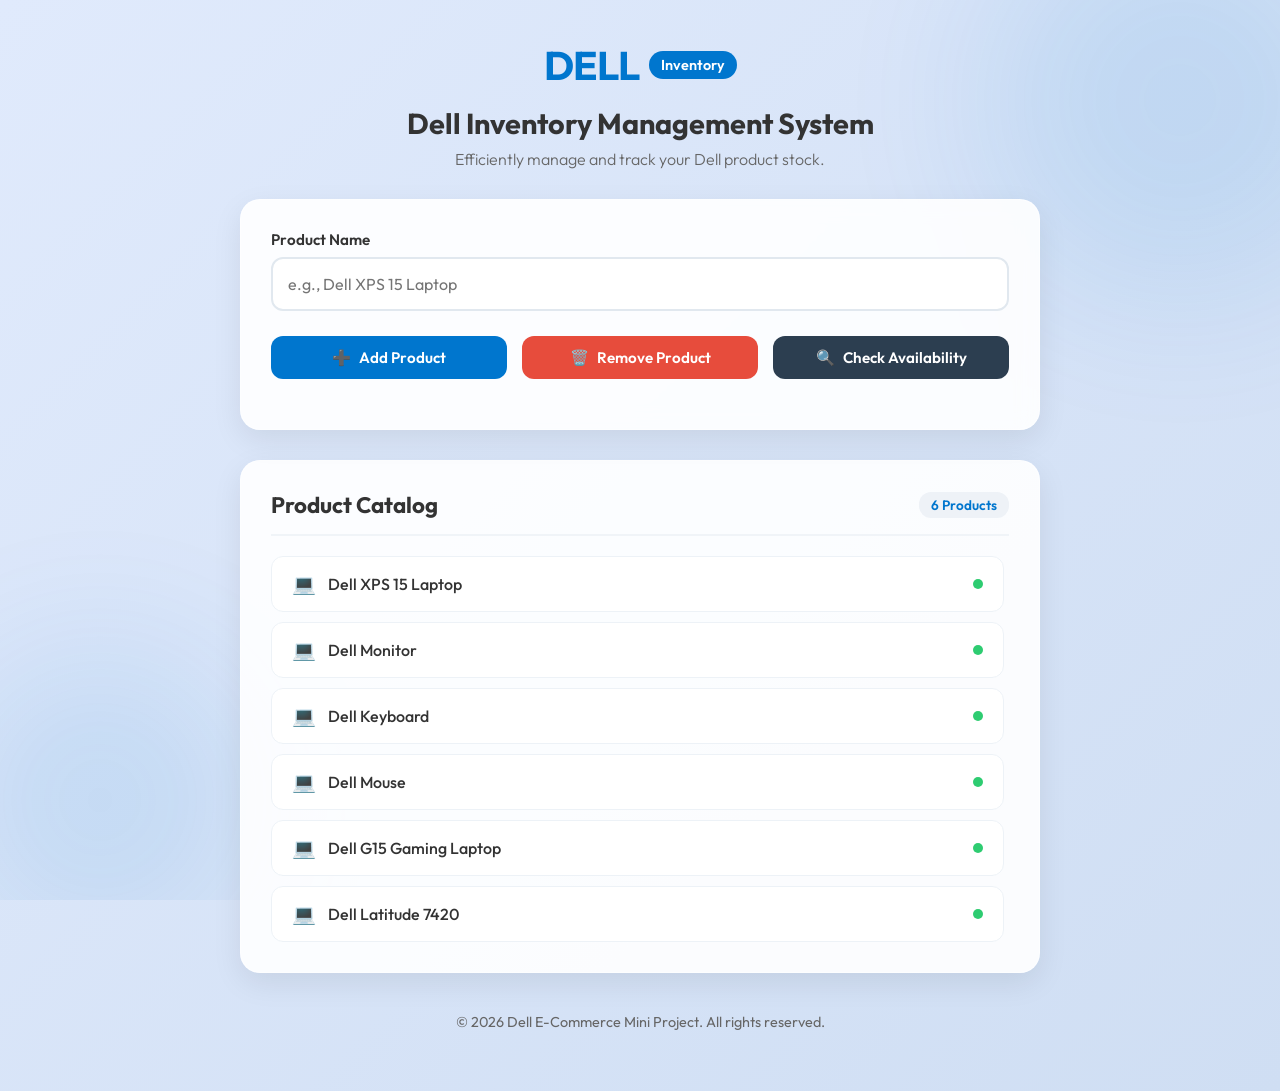
<file: Inventory-Management-App/index.html>
<!DOCTYPE html>
<html lang="en">
<head>
    <meta charset="UTF-8">
    <meta name="viewport" content="width=device-width, initial-scale=1.0">
    <title>Dell Inventory Management System</title>
    <meta name="description" content="A professional Dell E-Commerce Inventory Management System for tracking Dell laptops and accessories.">
    <link rel="stylesheet" href="style.css">
    <link href="https://fonts.googleapis.com/css2?family=Outfit:wght@300;400;600&display=swap" rel="stylesheet">
</head>
<body>

    <div class="background-circles">
        <div class="circle circle-1"></div>
        <div class="circle circle-2"></div>
    </div>

    <div class="main-container">
        <header>
            <div class="logo">
                <span class="dell-text">DELL</span>
                <span class="inventory-badge">Inventory</span>
            </div>
            <h1>Dell Inventory Management System</h1>
            <p class="subtitle">Efficiently manage and track your Dell product stock.</p>
        </header>

        <div class="action-card">
            <div class="input-group">
                <label for="productInput">Product Name</label>
                <input type="text" id="productInput" placeholder="e.g., Dell XPS 15 Laptop" autocomplete="off">
            </div>

            <div class="button-grid">
                <button class="btn btn-add" onclick="addProduct()">
                    <span class="icon">➕</span> Add Product
                </button>
                <button class="btn btn-remove" onclick="removeProduct()">
                    <span class="icon">🗑️</span> Remove Product
                </button>
                <button class="btn btn-check" onclick="checkProduct()">
                    <span class="icon">🔍</span> Check Availability
                </button>
            </div>

            <div id="messageBox" class="message-box"></div>
        </div>

        <section class="inventory-section">
            <div class="section-header">
                <h2>Product Catalog</h2>
                <span id="productCount" class="count-badge">0 Products</span>
            </div>
            <div class="list-wrapper">
                <ul id="inventoryList">
                </ul>
            </div>
        </section>
    </div>

    <footer class="footer">
        <p>&copy; 2026 Dell E-Commerce Mini Project. All rights reserved.</p>
    </footer>

    <script src="script.js"></script>
</body>
</html>
</file>
<file: Inventory-Management-App/style.css>
:root {
    --dell-blue: #0076CE;
    --dell-blue-dark: #005696;
    --success-green: #2ecc71;
    --error-red: #e74c3c;
    --warning-orange: #f39c12;
    --light-bg: #f4f7f9;
    --white: #ffffff;
    --text-dark: #333333;
    --text-muted: #666666;
    --glass-bg: rgba(255, 255, 255, 0.9);
    --shadow: 0 10px 30px rgba(0, 0, 0, 0.08);
}

* {
    margin: 0;
    padding: 0;
    box-sizing: border-box;
}

body {
    font-family: 'Outfit', sans-serif;
    background: linear-gradient(135deg, #e0eafc 0%, #cfdef3 100%);
    color: var(--text-dark);
    min-height: 100vh;
    display: flex;
    flex-direction: column;
    align-items: center;
    justify-content: flex-start;
    padding: 40px 20px;
    overflow-x: hidden;
}

.background-circles {
    position: fixed;
    top: 0;
    left: 0;
    width: 100%;
    height: 100%;
    z-index: -1;
    overflow: hidden;
}

.circle {
    position: absolute;
    border-radius: 50%;
    background: var(--dell-blue);
    opacity: 0.1;
    filter: blur(80px);
}

.circle-1 {
    width: 400px;
    height: 400px;
    top: -100px;
    right: -100px;
}

.circle-2 {
    width: 300px;
    height: 300px;
    bottom: -50px;
    left: -50px;
}

.main-container {
    width: 100%;
    max-width: 800px;
    z-index: 10;
}

header {
    text-align: center;
    margin-bottom: 30px;
}

.logo {
    display: flex;
    align-items: center;
    justify-content: center;
    gap: 10px;
    margin-bottom: 15px;
}

.dell-text {
    font-size: 2.5rem;
    font-weight: 700;
    color: var(--dell-blue);
    letter-spacing: -1px;
}

.inventory-badge {
    background: var(--dell-blue);
    color: white;
    padding: 5px 12px;
    border-radius: 20px;
    font-size: 0.9rem;
    font-weight: 600;
}

header h1 {
    font-size: 1.8rem;
    margin-bottom: 8px;
    color: var(--text-dark);
}

header .subtitle {
    color: var(--text-muted);
    font-weight: 300;
}

.action-card {
    background: var(--glass-bg);
    backdrop-filter: blur(10px);
    padding: 30px;
    border-radius: 20px;
    box-shadow: var(--shadow);
    margin-bottom: 30px;
    border: 1px solid rgba(255, 255, 255, 0.5);
    transition: transform 0.3s ease;
}

.action-card:hover {
    transform: translateY(-5px);
}

.input-group {
    display: flex;
    flex-direction: column;
    gap: 8px;
    margin-bottom: 25px;
}

.input-group label {
    font-weight: 600;
    font-size: 0.95rem;
    color: var(--text-dark);
}

.input-group input {
    padding: 15px;
    border: 2px solid #e1e8ef;
    border-radius: 12px;
    font-size: 1rem;
    font-family: inherit;
    transition: all 0.3s ease;
    outline: none;
}

.input-group input:focus {
    border-color: var(--dell-blue);
    box-shadow: 0 0 0 4px rgba(0, 118, 206, 0.1);
}

.button-grid {
    display: grid;
    grid-template-columns: repeat(auto-fit, minmax(180px, 1fr));
    gap: 15px;
    margin-bottom: 20px;
}

.btn {
    padding: 12px 20px;
    border: none;
    border-radius: 12px;
    font-size: 0.95rem;
    font-weight: 600;
    cursor: pointer;
    font-family: inherit;
    transition: all 0.3s ease;
    display: flex;
    align-items: center;
    justify-content: center;
    gap: 8px;
    color: white;
}

.btn-add { background-color: var(--dell-blue); }
.btn-add:hover { background-color: var(--dell-blue-dark); box-shadow: 0 5px 15px rgba(0, 118, 206, 0.3); }

.btn-remove { background-color: var(--error-red); }
.btn-remove:hover { background-color: #c0392b; box-shadow: 0 5px 15px rgba(231, 76, 60, 0.3); }

.btn-check { background-color: #2c3e50; }
.btn-check:hover { background-color: #1a252f; box-shadow: 0 5px 15px rgba(44, 62, 80, 0.3); }

.btn:active {
    transform: scale(0.98);
}

.message-box {
    padding: 0;
    max-height: 0;
    overflow: hidden;
    border-radius: 10px;
    text-align: center;
    font-weight: 500;
    transition: all 0.4s ease;
    opacity: 0;
}

.message-box.show {
    padding: 12px;
    max-height: 100px;
    margin-top: 15px;
    opacity: 1;
}

.msg-success { background-color: rgba(46, 204, 113, 0.1); color: var(--success-green); border: 1px solid var(--success-green); }
.msg-error { background-color: rgba(231, 76, 60, 0.1); color: var(--error-red); border: 1px solid var(--error-red); }
.msg-warning { background-color: rgba(243, 156, 18, 0.1); color: var(--warning-orange); border: 1px solid var(--warning-orange); }

.inventory-section {
    background: var(--glass-bg);
    border-radius: 20px;
    padding: 30px;
    box-shadow: var(--shadow);
    border: 1px solid rgba(255, 255, 255, 0.5);
}

.section-header {
    display: flex;
    justify-content: space-between;
    align-items: center;
    margin-bottom: 20px;
    border-bottom: 2px solid #f0f4f8;
    padding-bottom: 15px;
}

.section-header h2 {
    font-size: 1.4rem;
    color: var(--text-dark);
}

.count-badge {
    background: #eef2f7;
    padding: 4px 12px;
    border-radius: 12px;
    font-size: 0.85rem;
    font-weight: 600;
    color: var(--dell-blue);
}

.list-wrapper {
    max-height: 400px;
    overflow-y: auto;
    padding-right: 5px;
}

.list-wrapper::-webkit-scrollbar {
    width: 6px;
}
.list-wrapper::-webkit-scrollbar-track {
    background: #f1f1f1;
    border-radius: 10px;
}
.list-wrapper::-webkit-scrollbar-thumb {
    background: #ccc;
    border-radius: 10px;
}

#inventoryList {
    list-style: none;
    display: grid;
    grid-template-columns: 1fr;
    gap: 10px;
}

.product-item {
    background: white;
    padding: 15px 20px;
    border-radius: 12px;
    border: 1px solid #edf2f7;
    display: flex;
    align-items: center;
    justify-content: space-between;
    animation: fadeIn 0.4s ease forwards;
    transition: all 0.2s ease;
}

.product-item:hover {
    border-color: var(--dell-blue);
    transform: translateX(5px);
    box-shadow: 0 4px 12px rgba(0,0,0,0.05);
}

.product-info {
    display: flex;
    align-items: center;
    gap: 12px;
}

.product-icon {
    font-size: 1.2rem;
}

.product-name {
    font-weight: 500;
}

.status-indicator {
    width: 10px;
    height: 10px;
    background: var(--success-green);
    border-radius: 50%;
}

@keyframes fadeIn {
    from { opacity: 0; transform: translateY(10px); }
    to { opacity: 1; transform: translateY(0); }
}

.footer {
    margin-top: auto;
    padding: 40px 0 20px;
    text-align: center;
    color: var(--text-muted);
    font-size: 0.9rem;
}

@media (max-width: 600px) {
    .button-grid {
        grid-template-columns: 1fr;
    }
    
    .logo .dell-text {
        font-size: 2rem;
    }
    
    .action-card, .inventory-section {
        padding: 20px;
    }
}
</file>
